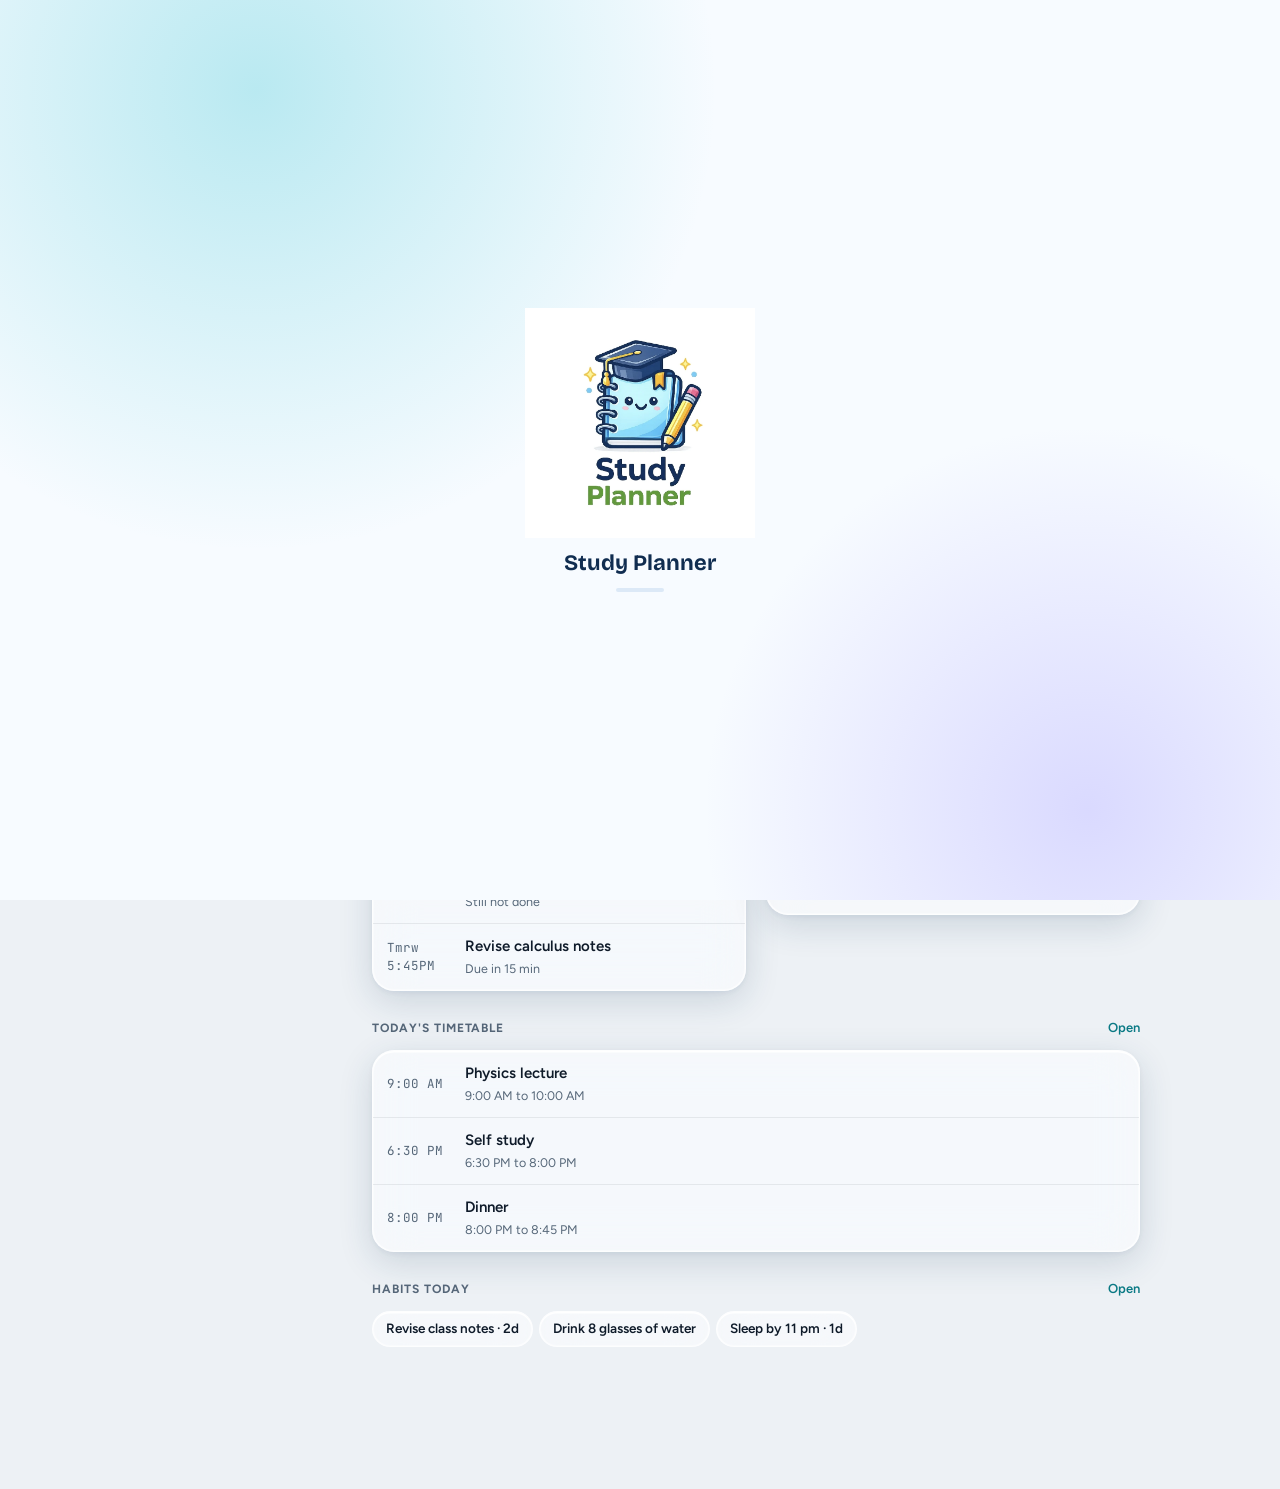
<file: Study_Planner_1.0.16/index.html>
<!doctype html>
<html lang="en"><head>
<meta charset="utf-8"><meta name="viewport" content="width=device-width,initial-scale=1,viewport-fit=cover">
<meta name="theme-color" content="#0B7A85"><meta name="description" content="A calm, focused space for tasks, study sessions, notes and files.">
<link rel="manifest" href="manifest.webmanifest"><link rel="icon" href="assets/study-planner-logo.webp" type="image/webp"><link rel="apple-touch-icon" href="assets/apple-touch-icon.png"><link rel="icon" href="assets/study-planner-icon-192.png" type="image/png" sizes="192x192">
<link rel="preconnect" href="https://fonts.googleapis.com"><link rel="preconnect" href="https://fonts.gstatic.com" crossorigin>
<link href="https://fonts.googleapis.com/css2?family=Bricolage+Grotesque:opsz,wght@12..96,500;12..96,700&family=Figtree:wght@400;500;600;700&family=JetBrains+Mono:wght@500;700&display=swap" rel="stylesheet">
<link rel="stylesheet" href="app.css"><script src="config.js"></script><title>Study Planner</title>
</head><body>
<div id="splash" class="splash" aria-label="Loading Study Planner"><img src="assets/study-planner-logo.webp" alt="Study Planner logo"><span>Study Planner</span><i></i></div>
<div class="app"><nav id="nav" aria-label="Main navigation"></nav><main id="main" class="main"></main></div>
<div id="toasts" aria-live="polite"></div>
<div id="nameGate" class="login-gate" hidden><form class="login-card" id="nameForm" novalidate><img src="assets/study-planner-logo.webp" alt="Study Planner"><p class="eyebrow">WELCOME</p><h1>What should we call you?</h1><p class="login-copy">Enter your name so Study Planner can greet you. You can change it later in Settings.</p><label class="login-client-label" for="nameInput">Your name</label><input class="in" id="nameInput" maxlength="30" autocomplete="given-name" placeholder="e.g. Dheeraj" aria-describedby="nameError"><div class="err" id="nameError" role="alert"></div><button class="btn primary block" type="submit">Continue</button></form></div>
<div id="loginGate" class="login-gate" hidden><div class="login-card"><img src="assets/study-planner-logo.webp" alt="Study Planner"><p class="eyebrow">YOUR SPACE TO LEARN</p><h1 id="loginTitle">Welcome to Study Planner</h1><p class="login-copy">Sign in with Google to connect your Drive folders and keep your planner in sync. You can also continue locally.</p><label class="login-client-label" for="loginClientId">Google OAuth Client ID <span>(first-time setup only)</span></label><input class="in login-client" id="loginClientId" placeholder="123456-abc.apps.googleusercontent.com" autocomplete="off" spellcheck="false"><div class="err" id="loginError" role="alert"></div><button class="btn primary block" data-act="loginGoogle">Continue with Google</button><button class="btn block" data-act="continueGuest">Continue without signing in</button><p class="login-legal">By continuing, you agree to our <a href="terms.html">Terms</a> and <a href="privacy.html">Privacy Policy</a>.</p></div></div>
<script>if(String(window.STUDYPLANNER_GOOGLE_CLIENT_ID||"").trim()){document.querySelectorAll("#loginGate .login-client-label,#loginGate .login-client").forEach(function(n){n.hidden=true})}</script>
<div id="driveViewer" class="viewer" hidden><div class="viewer-head"><strong id="viewerTitle">File preview</strong><button class="iconbtn" data-act="closeViewer" aria-label="Close preview">✕</button></div><iframe id="viewerFrame" title="File preview" allow="autoplay; fullscreen" referrerpolicy="no-referrer"></iframe></div>
<aside id="gemPane" class="gem" hidden aria-label="Buddy assistant"><div class="gem-h"><div class="gem-t"><span class="gem-logo"></span><strong id="gemName">Buddy</strong></div><div class="gem-hr"><a id="gemOpenWeb" class="lnk" href="https://gemini.google.com/app" target="_blank" rel="noopener">Open Gemini</a><button class="iconbtn" id="gemSpk" data-act="gSpeak" aria-label="Read answers aloud" title="Read answers aloud" hidden></button><button class="iconbtn" id="gemTalk" data-act="gTalk" aria-label="Talk mode (hands-free)" title="Talk mode (hands-free)" hidden><svg class="ic" width="18" height="18" viewBox="0 0 24 24" fill="none" stroke="currentColor" stroke-width="2" stroke-linecap="round" aria-hidden="true"><path d="M3 12h2M8 8v8M13 4v16M18 8v8M22 12h-1"/></svg></button><button class="iconbtn" data-act="gKey" aria-label="API key" title="API key">⚙</button><button class="iconbtn" data-act="gNew" aria-label="New chat" title="New chat">↺</button><button class="iconbtn" data-act="closeGemini" aria-label="Close assistant">✕</button></div></div><div class="gem-acct" id="gemWho"></div><div id="gemSetup"></div><div id="gemMsgs" class="gem-msgs" aria-live="polite"></div><div id="gemAtt" class="gem-att"></div><div class="gem-in"><button class="iconbtn" data-act="gAttach" aria-label="Attach a file" title="Attach a file">📎</button><button class="iconbtn" id="gemMic" data-act="gMic" aria-label="Speak" title="Speak" hidden><svg class="ic" width="20" height="20" viewBox="0 0 24 24" fill="none" stroke="currentColor" stroke-width="2" stroke-linecap="round" stroke-linejoin="round" aria-hidden="true"><path d="M12 2a3 3 0 0 0-3 3v6a3 3 0 0 0 6 0V5a3 3 0 0 0-3-3zM19 11a7 7 0 0 1-14 0M12 18v4M8 22h8"/></svg></button><textarea id="gemText" rows="1" placeholder="Ask Buddy…" aria-label="Message Buddy"></textarea><button class="btn primary" id="gemSend" data-act="gSend" aria-label="Send">Send</button></div></aside><input id="gemFileInput" type="file" multiple hidden>
<input id="driveFileInput" type="file" multiple hidden>
<script src="app.js" defer></script></body></html>
</file>
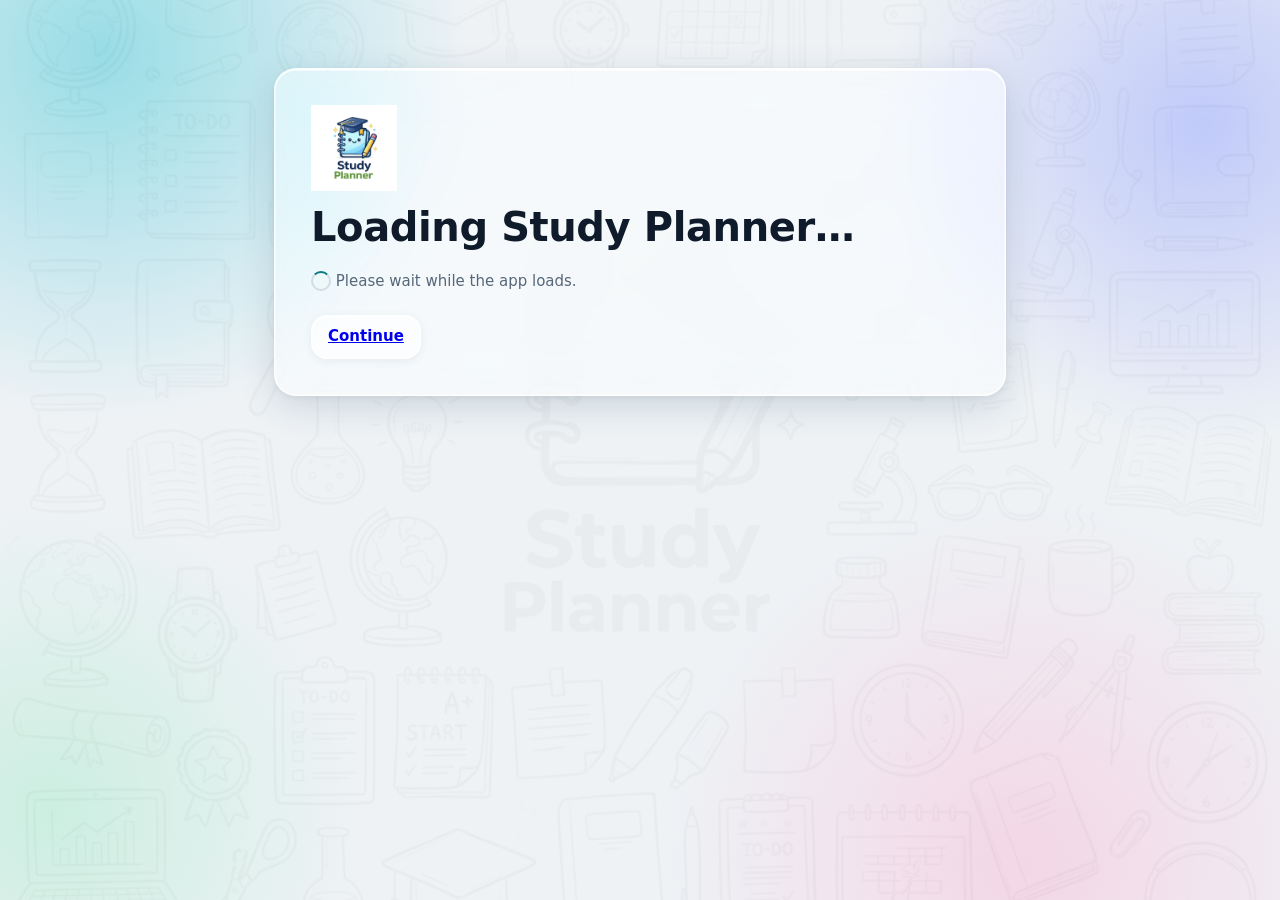
<file: Study_Planner_1.0.16/loading.html>
<!doctype html><html lang="en"><head><meta charset="utf-8"><meta name="viewport" content="width=device-width,initial-scale=1"><meta name="theme-color" content="#0B7A85"><link rel="icon" href="assets/study-planner-logo.webp" type="image/webp"><link rel="stylesheet" href="app.css"><title>Loading · Study Planner</title></head><body><main class="page-shell"><article class="page-card"><a href="index.html"><img class="page-logo" src="assets/study-planner-logo.webp" alt="Study Planner"></a><h1>Loading Study Planner…</h1><p><span class="spinner"></span> Please wait while the app loads.</p><div class="page-actions"><a class="btn" href="index.html">Continue</a></div></article></main></body></html>
</file>
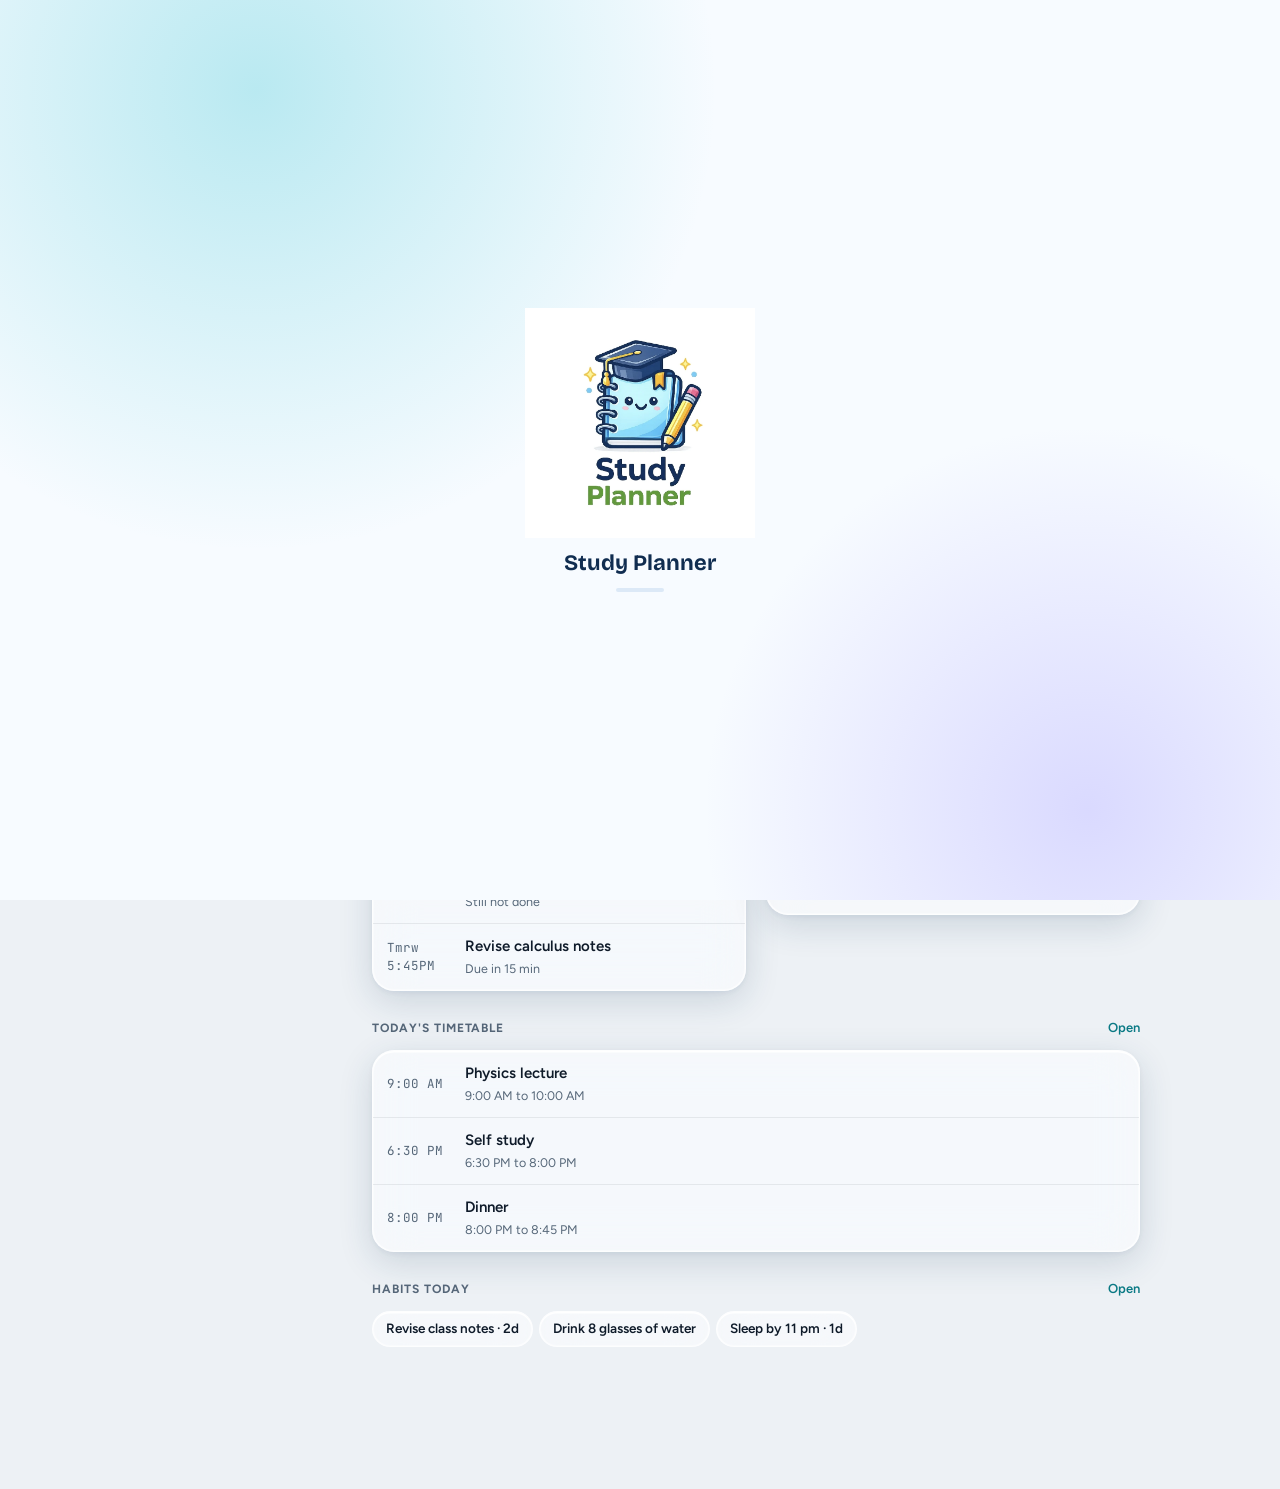
<file: Study_Planner_1.0.16/login.html>
<!doctype html><html lang="en"><head><meta charset="utf-8"><meta name="viewport" content="width=device-width,initial-scale=1"><title>Sign in · Study Planner</title><link rel="stylesheet" href="app.css"><script src="auth-pages.js" defer></script></head><body><main class="page-shell"><article class="page-card"><img class="page-logo" src="assets/study-planner-logo.webp" alt="Study Planner"><h1>Sign in to Study Planner</h1><p>Your secure Google sign-in screen is opening. If it does not open automatically, continue below.</p><div class="page-actions"><a class="btn primary" href="index.html?login=1">Continue to sign in</a></div></article></main></body></html>
</file>
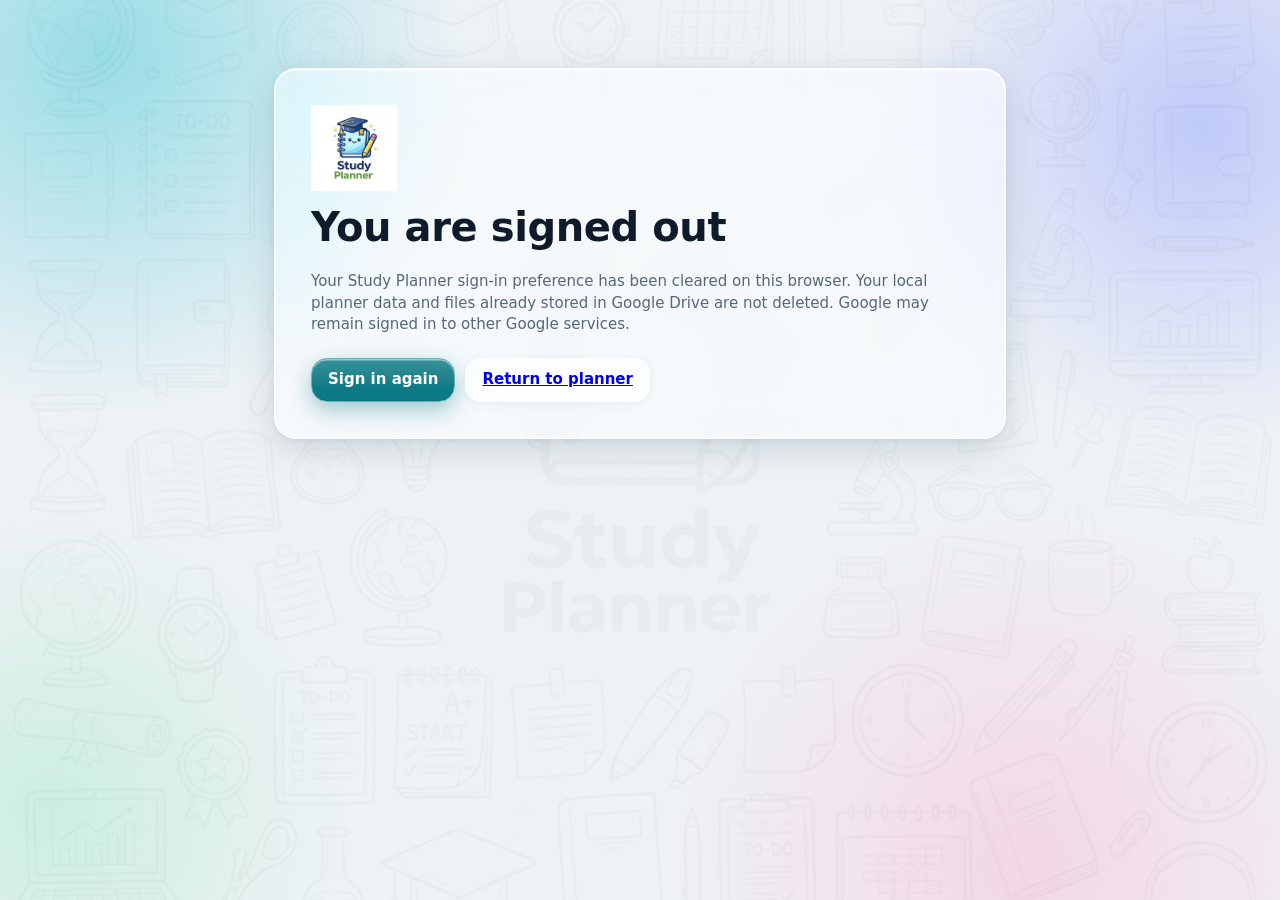
<file: Study_Planner_1.0.16/logout.html>
<!doctype html><html lang="en"><head><meta charset="utf-8"><meta name="viewport" content="width=device-width,initial-scale=1"><title>Signed out · Study Planner</title><link rel="stylesheet" href="app.css"><script src="auth-pages.js" defer></script></head><body><main class="page-shell"><article class="page-card"><img class="page-logo" src="assets/study-planner-logo.webp" alt="Study Planner"><h1>You are signed out</h1><p>Your Study Planner sign-in preference has been cleared on this browser. Your local planner data and files already stored in Google Drive are not deleted. Google may remain signed in to other Google services.</p><div class="page-actions"><button class="btn primary" data-auth-action>Sign in again</button><a class="btn" href="index.html">Return to planner</a></div></article></main></body></html>
</file>
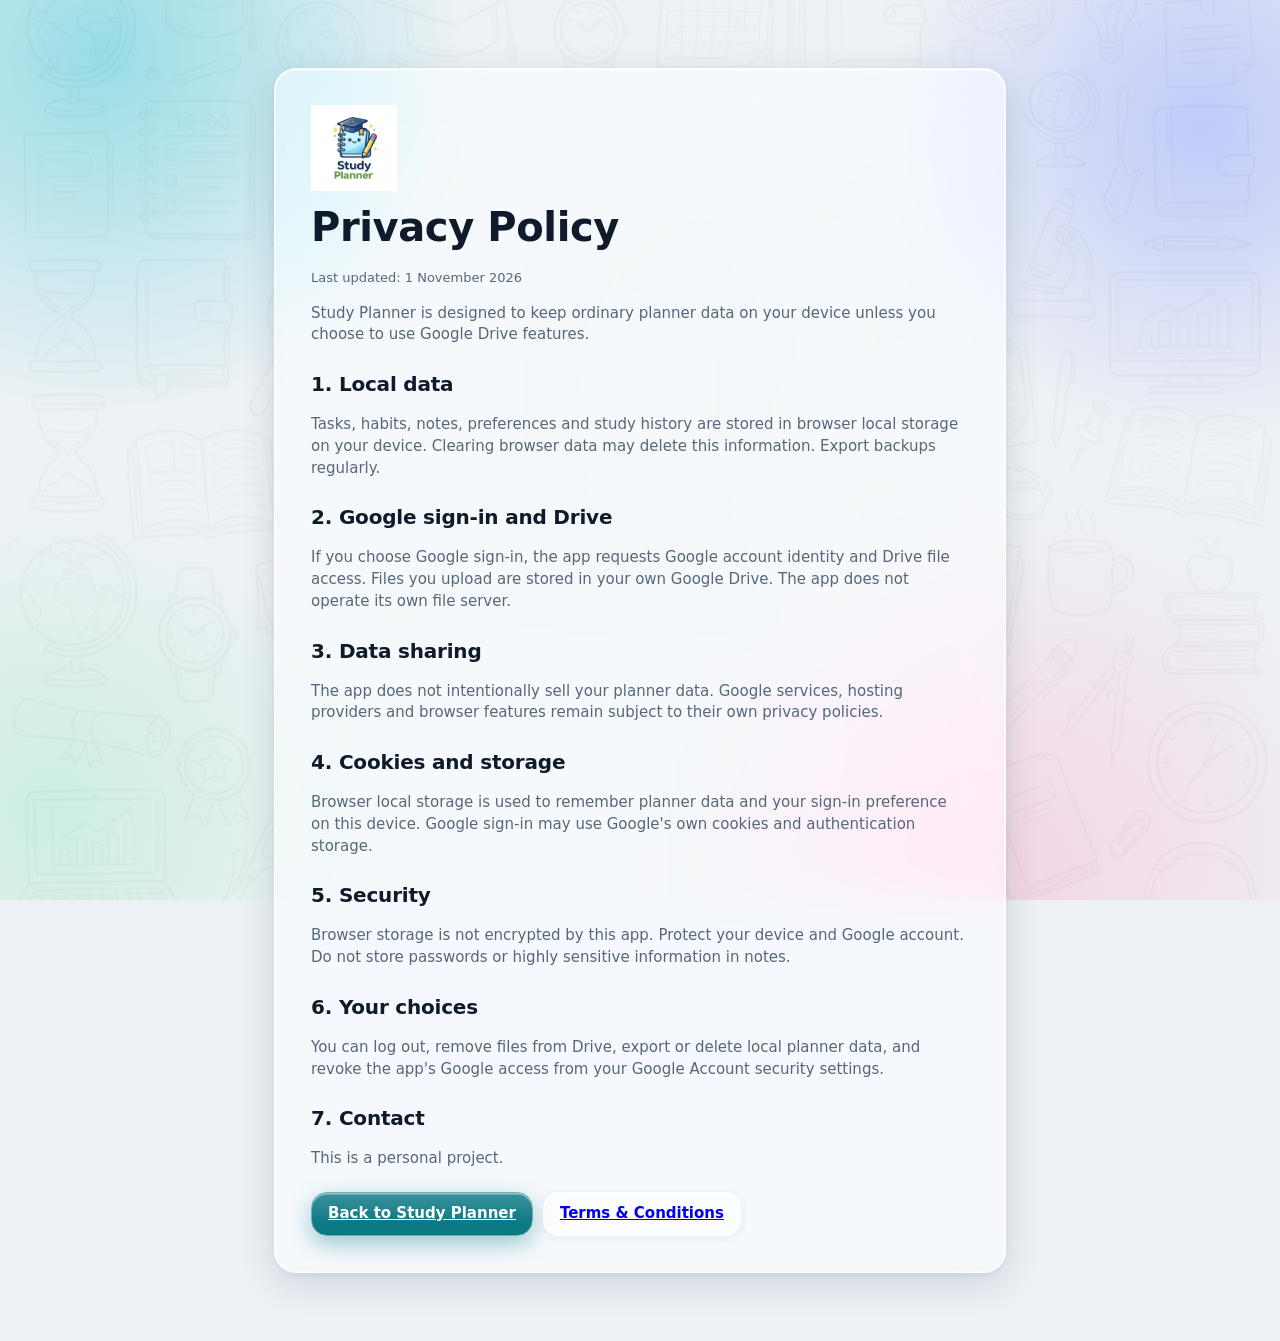
<file: Study_Planner_1.0.16/privacy.html>
<!doctype html><html lang="en"><head><meta charset="utf-8"><meta name="viewport" content="width=device-width,initial-scale=1"><meta name="theme-color" content="#0B7A85"><link rel="icon" href="assets/study-planner-logo.webp" type="image/webp"><link rel="stylesheet" href="app.css"><title>Privacy Policy · Study Planner</title></head><body><main class="page-shell"><article class="page-card"><a href="index.html"><img class="page-logo" src="assets/study-planner-logo.webp" alt="Study Planner"></a><h1>Privacy Policy</h1><p class="page-meta">Last updated: 1 November 2026</p><p>Study Planner is designed to keep ordinary planner data on your device unless you choose to use Google Drive features.</p><h2>1. Local data</h2><p>Tasks, habits, notes, preferences and study history are stored in browser local storage on your device. Clearing browser data may delete this information. Export backups regularly.</p><h2>2. Google sign-in and Drive</h2><p>If you choose Google sign-in, the app requests Google account identity and Drive file access. Files you upload are stored in your own Google Drive. The app does not operate its own file server.</p><h2>3. Data sharing</h2><p>The app does not intentionally sell your planner data. Google services, hosting providers and browser features remain subject to their own privacy policies.</p><h2>4. Cookies and storage</h2><p>Browser local storage is used to remember planner data and your sign-in preference on this device. Google sign-in may use Google's own cookies and authentication storage.</p><h2>5. Security</h2><p>Browser storage is not encrypted by this app. Protect your device and Google account. Do not store passwords or highly sensitive information in notes.</p><h2>6. Your choices</h2><p>You can log out, remove files from Drive, export or delete local planner data, and revoke the app's Google access from your Google Account security settings.</p><h2>7. Contact</h2><p>This is a personal project. <span id="contactLine" hidden>Questions or requests: <a id="contactLink" href="#"></a>.</span></p><div class="page-actions"><a class="btn primary" href="index.html">Back to Study Planner</a><a class="btn" href="terms.html">Terms &amp; Conditions</a></div></article></main><script src="config.js"></script><script>(function(){var e=(window.STUDYPLANNER_CONTACT_EMAIL||"").trim();if(!e)return;var a=document.getElementById("contactLink");a.href="mailto:"+e;a.textContent=e;document.getElementById("contactLine").hidden=false})();</script></body></html>
</file>
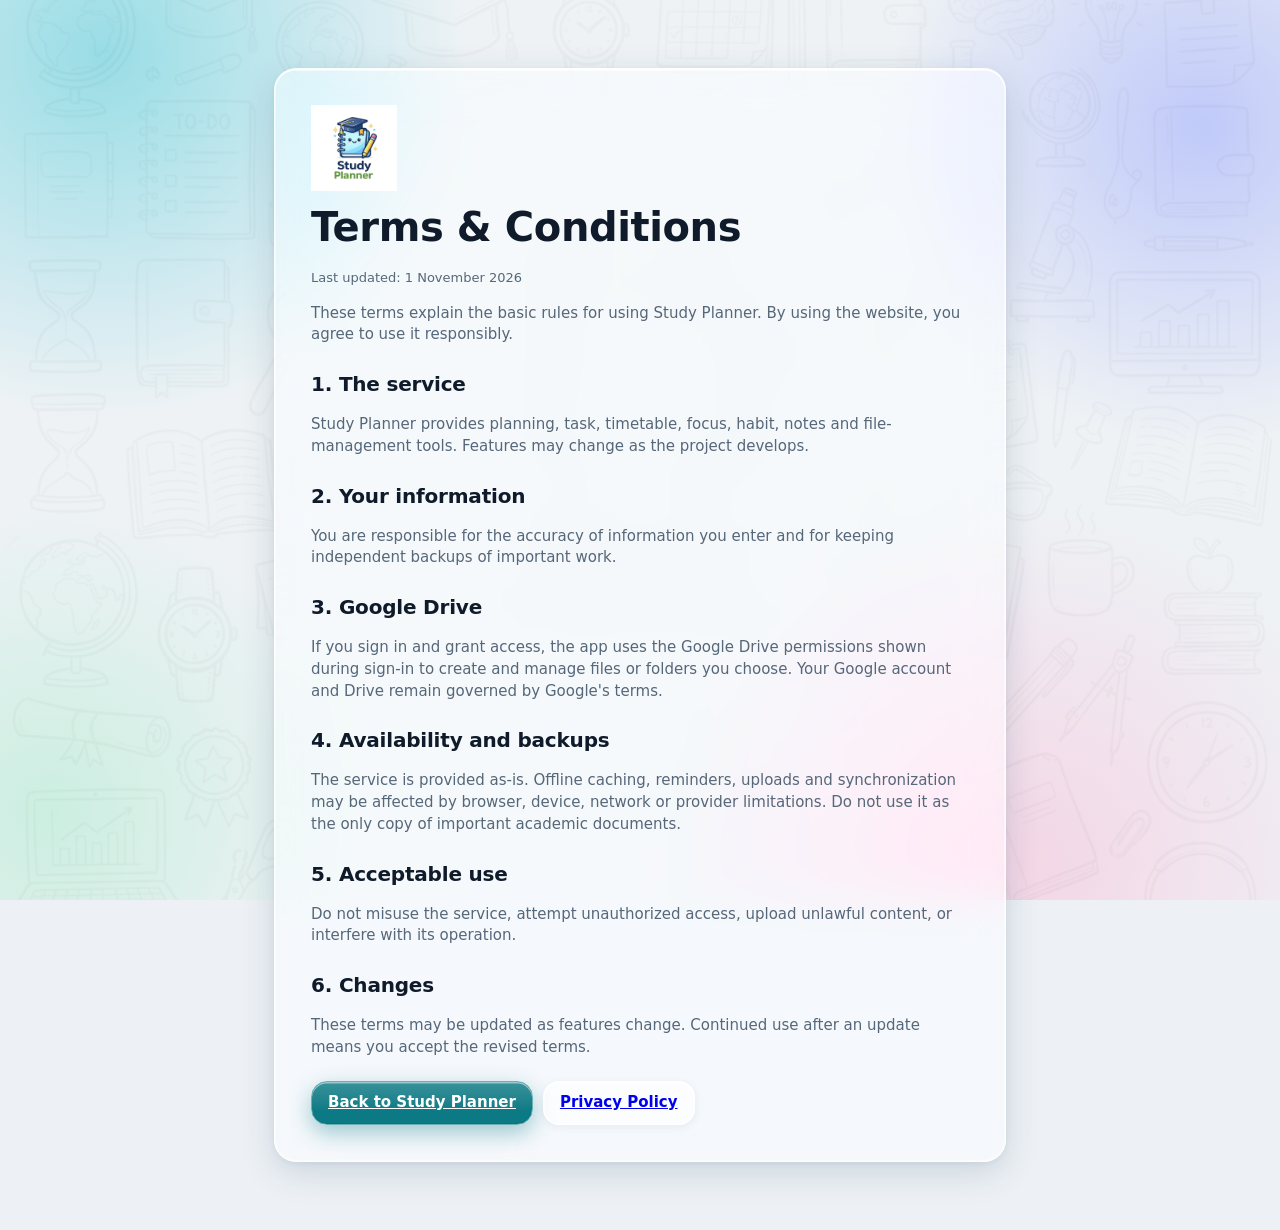
<file: Study_Planner_1.0.16/terms.html>
<!doctype html><html lang="en"><head><meta charset="utf-8"><meta name="viewport" content="width=device-width,initial-scale=1"><meta name="theme-color" content="#0B7A85"><link rel="icon" href="assets/study-planner-logo.webp" type="image/webp"><link rel="stylesheet" href="app.css"><title>Terms & Conditions · Study Planner</title></head><body><main class="page-shell"><article class="page-card"><a href="index.html"><img class="page-logo" src="assets/study-planner-logo.webp" alt="Study Planner"></a><h1>Terms &amp; Conditions</h1><p class="page-meta">Last updated: 1 November 2026</p><p>These terms explain the basic rules for using Study Planner. By using the website, you agree to use it responsibly.</p><h2>1. The service</h2><p>Study Planner provides planning, task, timetable, focus, habit, notes and file-management tools. Features may change as the project develops.</p><h2>2. Your information</h2><p>You are responsible for the accuracy of information you enter and for keeping independent backups of important work.</p><h2>3. Google Drive</h2><p>If you sign in and grant access, the app uses the Google Drive permissions shown during sign-in to create and manage files or folders you choose. Your Google account and Drive remain governed by Google's terms.</p><h2>4. Availability and backups</h2><p>The service is provided as-is. Offline caching, reminders, uploads and synchronization may be affected by browser, device, network or provider limitations. Do not use it as the only copy of important academic documents.</p><h2>5. Acceptable use</h2><p>Do not misuse the service, attempt unauthorized access, upload unlawful content, or interfere with its operation.</p><h2>6. Changes</h2><p>These terms may be updated as features change. Continued use after an update means you accept the revised terms.</p><div class="page-actions"><a class="btn primary" href="index.html">Back to Study Planner</a><a class="btn" href="privacy.html">Privacy Policy</a></div></article></main></body></html>
</file>
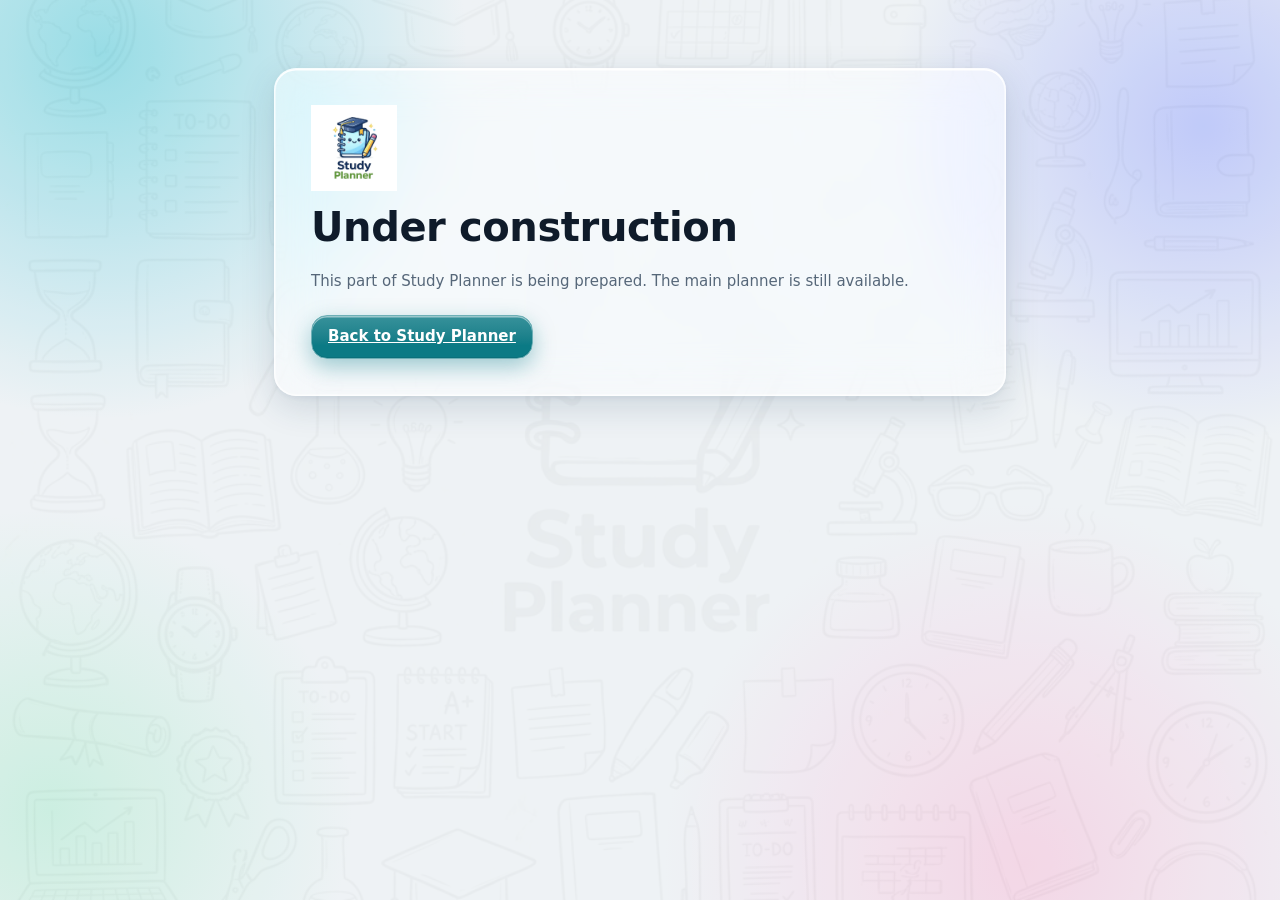
<file: Study_Planner_1.0.16/under-construction.html>
<!doctype html><html lang="en"><head><meta charset="utf-8"><meta name="viewport" content="width=device-width,initial-scale=1"><meta name="theme-color" content="#0B7A85"><link rel="icon" href="assets/study-planner-logo.webp" type="image/webp"><link rel="stylesheet" href="app.css"><title>Under construction · Study Planner</title></head><body><main class="page-shell"><article class="page-card"><a href="index.html"><img class="page-logo" src="assets/study-planner-logo.webp" alt="Study Planner"></a><h1>Under construction</h1><p>This part of Study Planner is being prepared. The main planner is still available.</p><div class="page-actions"><a class="btn primary" href="index.html">Back to Study Planner</a></div></article></main></body></html>
</file>
<file: Study_Planner_1.0.16/app.css>
:root{padding:env(safe-area-inset-top,0px) 0 env(safe-area-inset-bottom,0px);color-scheme:light}body{margin:0}[hidden]{display:none!important}

/* Layout: phone-first single column with a bottom tab bar; a left rail and wider column from 900px. Deep teal on blue-grey ink. */
:root{
 --bg:#EDF1F5;--surface:#FFFFFF;--surface2:#E4EAF0;--ink:#0F1B2A;--muted:#566779;--line:#D3DCE5;
 --accent:#0B7A85;--accent-ink:#FFFFFF;--accent-soft:#D2ECEF;
 --hi:#C5352B;--hi-soft:#FBE2DF;--md:#9A5B07;--md-soft:#FAEACB;--lo:#2B7450;--lo-soft:#DAF0E3;
 --overlay:rgba(8,14,22,.5);--shadow:0 1px 2px rgba(15,27,42,.06),0 8px 24px rgba(15,27,42,.07);
 --f-display:'Bricolage Grotesque','Segoe UI',system-ui,sans-serif;--f-body:'Figtree','Segoe UI',system-ui,sans-serif;--f-mono:'JetBrains Mono',ui-monospace,Menlo,Consolas,monospace;
 --nav-h:62px;
}
@media (prefers-color-scheme:dark){:root:not([data-theme="light"]){
 --bg:#0B1117;--surface:#131C25;--surface2:#1B2733;--ink:#E7EEF5;--muted:#91A2B5;--line:#233140;
 --accent:#46C9BD;--accent-ink:#05211F;--accent-soft:#123B3F;
 --hi:#FF8179;--hi-soft:#43201F;--md:#EDB454;--md-soft:#3F3015;--lo:#72D39B;--lo-soft:#173626;
 --overlay:rgba(0,0,0,.62);--shadow:0 1px 2px rgba(0,0,0,.4),0 8px 24px rgba(0,0,0,.35);color-scheme:dark}}
:root[data-theme="dark"]{
 --bg:#0B1117;--surface:#131C25;--surface2:#1B2733;--ink:#E7EEF5;--muted:#91A2B5;--line:#233140;
 --accent:#46C9BD;--accent-ink:#05211F;--accent-soft:#123B3F;
 --hi:#FF8179;--hi-soft:#43201F;--md:#EDB454;--md-soft:#3F3015;--lo:#72D39B;--lo-soft:#173626;
 --overlay:rgba(0,0,0,.62);--shadow:0 1px 2px rgba(0,0,0,.4),0 8px 24px rgba(0,0,0,.35);color-scheme:dark}
*{box-sizing:border-box}
body{background:var(--bg);color:var(--ink);font-family:var(--f-body);font-size:15px;line-height:1.45;padding-block:12px;padding-left:max(16px,env(safe-area-inset-left,0px));padding-right:max(16px,env(safe-area-inset-right,0px));-webkit-tap-highlight-color:transparent}
button,input,select,textarea{font:inherit;color:inherit}
h1,h2,h3{font-family:var(--f-display);margin:0;text-wrap:balance;letter-spacing:-.01em}
:focus-visible{outline:2px solid var(--accent);outline-offset:2px}
.ic{flex:none;vertical-align:middle}
.app{display:grid;grid-template-columns:minmax(0,1fr);max-width:760px;margin:0 auto}
.main{min-width:0;padding-bottom:calc(var(--nav-h) + 90px)}
nav#nav{position:fixed;left:0;right:0;bottom:0;z-index:20;display:flex;justify-content:space-around;background:var(--surface);border-top:1px solid var(--line);padding:6px max(10px,env(safe-area-inset-right,0px)) calc(6px + env(safe-area-inset-bottom,0px)) max(10px,env(safe-area-inset-left,0px))}
.brand{display:none}
.nb{flex:1;display:flex;flex-direction:column;align-items:center;gap:2px;background:none;border:0;color:var(--muted);font-size:11px;font-weight:600;padding:6px 2px;border-radius:10px;cursor:pointer;min-height:48px}
.nb.on{color:var(--accent)}
.n-extra{display:none}
@media (min-width:900px){
 .app{grid-template-columns:200px minmax(0,1fr);max-width:1000px;gap:32px}
 nav#nav{position:sticky;top:12px;align-self:start;flex-direction:column;justify-content:flex-start;gap:2px;background:none;border:0;padding:0;height:fit-content}
 .brand{display:block;font:700 22px var(--f-display);padding:6px 12px 14px}
 .nb{flex:none;flex-direction:row;gap:10px;font-size:14px;padding:10px 12px;justify-content:flex-start}
 .nb.on{background:var(--accent-soft)}
 .n-extra{display:flex}.n-more{display:none}
 .main{padding-bottom:120px}
}
.head{display:flex;align-items:flex-start;justify-content:space-between;gap:12px;margin:8px 0 14px}
.head h1{font-size:28px;line-height:1.1}
.sub{color:var(--muted);font-size:14px;margin-top:2px}
.sec-h{display:flex;align-items:baseline;justify-content:space-between;gap:8px;font-size:12px;font-weight:700;letter-spacing:.08em;text-transform:uppercase;color:var(--muted);margin:24px 0 8px}
.sec-h .lnk{text-transform:none;letter-spacing:0;font-size:13px}
.lnk{background:none;border:0;color:var(--accent);font-weight:600;cursor:pointer;padding:4px 0}
.panel{background:var(--surface);border:1px solid var(--line);border-radius:14px;overflow:hidden}
.row{display:flex;align-items:center;gap:12px;padding:12px 14px;border-bottom:1px solid var(--line);min-width:0}
.row:last-child{border-bottom:0}
.row.tap{cursor:pointer}
.grow{flex:1;min-width:0}
.t{font-weight:600;overflow-wrap:anywhere}
.m{display:flex;flex-wrap:wrap;gap:4px 8px;align-items:center;color:var(--muted);font-size:12.5px;margin-top:2px}
.done .t{text-decoration:line-through;color:var(--muted)}
.check{flex:none;width:26px;height:26px;border-radius:50%;border:2px solid var(--muted);background:none;display:grid;place-items:center;cursor:pointer;color:var(--accent-ink);padding:0}
.check.on{background:var(--accent);border-color:var(--accent)}
.check svg{opacity:0}.check.on svg{opacity:1}
.iconbtn{flex:none;width:40px;height:40px;border-radius:10px;border:0;background:none;color:var(--muted);display:grid;place-items:center;cursor:pointer}
.iconbtn:hover{background:var(--surface2)}
.pill{display:inline-block;font-size:11.5px;font-weight:700;padding:2px 8px;border-radius:99px;background:var(--surface2);color:var(--muted);white-space:nowrap}
.pill.hi{background:var(--hi-soft);color:var(--hi)}.pill.md{background:var(--md-soft);color:var(--md)}.pill.lo{background:var(--lo-soft);color:var(--lo)}
.pill.acc{background:var(--accent-soft);color:var(--accent)}
.dot{display:inline-block;width:8px;height:8px;border-radius:50%;margin-right:5px}
.warn{color:var(--hi);font-weight:600}.amber{color:var(--md);font-weight:600}
.urgent{box-shadow:inset 3px 0 0 var(--hi)}
.btn{display:inline-flex;align-items:center;justify-content:center;gap:8px;min-height:44px;padding:9px 16px;border-radius:11px;border:1px solid var(--line);background:var(--surface);font-weight:600;cursor:pointer}
.btn.primary{background:var(--accent);border-color:var(--accent);color:var(--accent-ink)}
.btn.danger{color:var(--hi);border-color:var(--hi)}
.btn.block{width:100%}
.btn:disabled{opacity:.5;cursor:default}
.btns{display:flex;flex-wrap:wrap;gap:8px}
.fab{position:fixed;z-index:19;right:max(16px,env(safe-area-inset-right,0px));bottom:calc(var(--nav-h) + 14px + env(safe-area-inset-bottom,0px));width:56px;height:56px;border-radius:18px;border:0;background:var(--accent);color:var(--accent-ink);display:grid;place-items:center;box-shadow:var(--shadow);cursor:pointer}
@media (min-width:900px){.fab{bottom:24px}}
.in{width:100%;min-height:44px;padding:9px 12px;border-radius:10px;border:1px solid var(--line);background:var(--surface);color:var(--ink)}
textarea.in{min-height:84px;resize:vertical}
.fld{display:flex;flex-direction:column;gap:5px;margin-bottom:12px;min-width:0}
.fld>span{font-size:12.5px;font-weight:700;color:var(--muted)}
.two{display:grid;grid-template-columns:1fr 1fr;gap:10px}
.seg{display:flex;flex-wrap:wrap;gap:6px}
.chip{border:1px solid var(--line);background:var(--surface);color:var(--ink);border-radius:99px;padding:7px 13px;font-size:13.5px;font-weight:600;cursor:pointer;min-height:36px}
.chip.on{background:var(--accent);border-color:var(--accent);color:var(--accent-ink)}
.chips{display:flex;gap:6px;flex-wrap:wrap;margin-bottom:10px}
.bar{height:8px;border-radius:99px;background:var(--surface2);overflow:hidden}
.bar>i{display:block;height:100%;background:var(--accent);border-radius:99px;transition:width .3s}
.hero{background:var(--surface);border:1px solid var(--line);border-radius:18px;padding:16px;box-shadow:var(--shadow)}
.hero .big{font:700 40px/1 var(--f-display)}
.stats{display:flex;gap:18px;flex-wrap:wrap;margin:10px 0 12px;color:var(--muted);font-size:13px}
.stats b{display:block;color:var(--ink);font:700 20px var(--f-display)}
.grid2{display:grid;grid-template-columns:1fr;gap:0 20px}
@media (min-width:700px){.grid2{grid-template-columns:1fr 1fr}}
.empty{padding:20px 16px;color:var(--muted);text-align:center;font-size:14px}
.note-box{background:var(--accent-soft);color:var(--ink);border-radius:12px;padding:12px 14px;font-size:13.5px;margin:10px 0}
.note-box.bad{background:var(--hi-soft)}.note-box.amber{background:var(--md-soft)}
.note-box b{font-weight:700}
.note-box ul{margin:6px 0 0;padding-left:18px}
.mono{font-family:var(--f-mono);font-variant-numeric:tabular-nums}
.sheet-wrap{position:fixed;inset:0;z-index:50;background:var(--overlay);display:flex;align-items:flex-end;justify-content:center}
.sheet{width:100%;max-width:560px;max-height:92%;overflow:auto;background:var(--surface);border-radius:20px 20px 0 0;padding:16px max(16px,env(safe-area-inset-left,0px)) calc(18px + env(safe-area-inset-bottom,0px))}
.sheet-h{display:flex;align-items:center;justify-content:space-between;margin-bottom:12px}
.sheet-h h2{font-size:21px}
@media (min-width:700px){.sheet-wrap{align-items:center}.sheet{border-radius:20px}}
.sheet-wrap.top{z-index:90}
#toasts{position:fixed;z-index:100;top:calc(10px + env(safe-area-inset-top,0px));left:0;right:0;display:flex;flex-direction:column;align-items:center;gap:8px;pointer-events:none;padding:0 16px}
.toast{pointer-events:auto;background:var(--ink);color:var(--bg);border-radius:12px;padding:11px 14px;box-shadow:var(--shadow);max-width:420px;width:100%;font-size:14px;display:flex;gap:10px;align-items:center;flex-wrap:wrap}
.toast .grow{font-weight:600}
.toast button{background:none;border:1px solid currentColor;color:inherit;border-radius:8px;padding:5px 10px;font-weight:700;cursor:pointer;font-size:13px}
.cal-nav{display:flex;align-items:center;gap:6px;margin-bottom:10px}
.cal-nav .grow{text-align:center;font:700 17px var(--f-display)}
.mgrid{display:grid;grid-template-columns:repeat(7,minmax(0,1fr));gap:4px}
.mgrid .dow{font-size:11px;font-weight:700;color:var(--muted);text-align:center;padding:2px 0}
.cell{aspect-ratio:1/1.05;border-radius:10px;border:1px solid var(--line);background:var(--surface);display:flex;flex-direction:column;align-items:center;justify-content:flex-start;gap:3px;padding:5px 0 0;cursor:pointer;font-weight:600;font-size:13.5px;min-width:0}
.cell.b1{background:var(--accent-soft)}.cell.b2{background:color-mix(in srgb,var(--accent) 28%,var(--surface))}.cell.b3{background:color-mix(in srgb,var(--accent) 48%,var(--surface))}
.cell.today{border:2px solid var(--accent)}.cell.sel{outline:2px solid var(--ink);outline-offset:1px}.cell.out{opacity:.4}
.dots{display:flex;gap:3px;height:6px}.dots i{width:6px;height:6px;border-radius:50%;background:var(--ink);opacity:.55}.dots i.r{background:var(--hi);opacity:1}.dots i.a{background:var(--accent);opacity:1}
.heat{display:grid;grid-auto-flow:column;grid-template-rows:repeat(7,14px);grid-auto-columns:14px;gap:3px;overflow-x:auto;padding-bottom:4px}
.heat i{border-radius:3px;background:var(--surface2)}
.heat i.l1{background:color-mix(in srgb,var(--accent) 25%,var(--surface2))}.heat i.l2{background:color-mix(in srgb,var(--accent) 50%,var(--surface2))}.heat i.l3{background:color-mix(in srgb,var(--accent) 75%,var(--surface2))}.heat i.l4{background:var(--accent)}.heat i.fut{background:none}
.wk{display:flex;gap:6px;align-items:center}
.wk i{width:18px;height:18px;border-radius:50%;background:var(--surface2)}.wk i.on{background:var(--accent)}
.bars{display:flex;align-items:flex-end;gap:8px;height:120px;padding:6px 14px 0}
.bars .col{flex:1;display:flex;flex-direction:column;align-items:center;justify-content:flex-end;gap:4px;height:100%;min-width:0}
.bars .col i{display:block;width:100%;max-width:34px;background:var(--accent);border-radius:6px 6px 2px 2px;min-height:3px}
.bars .col span{font-size:11px;color:var(--muted)}
.bars .col u{font-size:11px;text-decoration:none;color:var(--ink);font-weight:600}
.switch{flex:none;width:46px;height:28px;border-radius:99px;background:var(--surface2);border:1px solid var(--line);position:relative;cursor:pointer;padding:0}
.switch::after{content:"";position:absolute;top:3px;left:3px;width:20px;height:20px;border-radius:50%;background:var(--muted);transition:transform .15s}
.switch.on{background:var(--accent);border-color:var(--accent)}.switch.on::after{transform:translateX(18px);background:var(--accent-ink)}
.fo{position:fixed;inset:0;z-index:70;background:var(--bg);display:flex;flex-direction:column;align-items:center;justify-content:space-between;padding:calc(18px + env(safe-area-inset-top,0px)) max(20px,env(safe-area-inset-right,0px)) calc(24px + env(safe-area-inset-bottom,0px)) max(20px,env(safe-area-inset-left,0px));text-align:center;overflow:auto}
.fo-top{display:flex;gap:8px;flex-wrap:wrap;justify-content:center}
.fo-mid{display:flex;flex-direction:column;align-items:center;gap:14px;width:100%;max-width:420px}
.ringbox{position:relative;width:min(76vw,300px);aspect-ratio:1}
.ringbox svg{width:100%;height:100%;transform:rotate(-90deg)}
.ringbox .tr{stroke:var(--surface2)}.ringbox .pg{stroke:var(--accent);transition:stroke-dashoffset .3s linear}
.fo.brk .ringbox .pg{stroke:var(--lo)}
.fo-time{position:absolute;inset:0;display:grid;place-items:center;font:700 clamp(40px,14vw,64px) var(--f-mono)}
.fo-phase{font:700 14px var(--f-body);letter-spacing:.1em;text-transform:uppercase;color:var(--muted)}
.fo-task{font:700 22px var(--f-display);overflow-wrap:anywhere}
.fo-btns{display:flex;gap:10px;width:100%;max-width:420px}
.fo-btns .btn{flex:1}
.cyc{display:flex;gap:6px;justify-content:center}.cyc i{width:10px;height:10px;border-radius:50%;background:var(--surface2)}.cyc i.on{background:var(--accent)}
.hist-n{font-size:12.5px;color:var(--muted);margin-top:6px}
.legend{display:flex;gap:6px;align-items:center;color:var(--muted);font-size:12px}
.sbar{display:grid;grid-template-columns:90px 1fr 56px;gap:10px;align-items:center;padding:8px 14px;font-size:13.5px}
.sbar .nm{overflow:hidden;text-overflow:ellipsis;white-space:nowrap;font-weight:600}
.sbar .v{text-align:right;color:var(--muted);font-variant-numeric:tabular-nums}
.tabs{display:flex;gap:6px;margin-bottom:12px;flex-wrap:wrap}
.moregrid{display:grid;grid-template-columns:repeat(2,minmax(0,1fr));gap:10px}
.moregrid button{display:flex;align-items:center;gap:10px;padding:16px;border-radius:14px;border:1px solid var(--line);background:var(--surface);font-weight:600;cursor:pointer;text-align:left}
.noteitem{padding:12px 14px;border-bottom:1px solid var(--line);cursor:pointer}
.noteitem:last-child{border-bottom:0}.noteitem .body{color:var(--muted);font-size:13.5px;white-space:pre-wrap;overflow-wrap:anywhere;max-height:4.4em;overflow:hidden;margin-top:2px}
.err{color:var(--hi);font-size:13px;font-weight:600;min-height:18px;margin:2px 0 8px}
@media (prefers-reduced-motion:reduce){*{transition:none!important;animation:none!important}}


/* Study Planner visual layer */
body{position:relative;isolation:isolate;background:var(--bg)}
body::before{content:"";position:fixed;inset:0;z-index:-1;pointer-events:none;background-image:url('assets/study-texture.webp');background-position:center;background-size:cover;background-repeat:repeat;opacity:.12}
.app,.fab,#toasts{position:relative;z-index:1}
.nb{position:relative;isolation:isolate;overflow:hidden;transition:color .25s ease,transform .25s ease}
.nb::before{content:"";position:absolute;z-index:-1;inset:2px 5px;border-radius:48% 52% 44% 56% / 56% 42% 58% 44%;background:var(--accent-soft);opacity:0;transform:scale(.45) translateY(8px);transition:opacity .28s ease,transform .42s cubic-bezier(.2,.8,.2,1),border-radius .42s ease}
.nb.on::before{opacity:1;transform:scale(1) translateY(0);border-radius:18px 18px 13px 20px;animation:liquid-nav .65s ease both}
@keyframes liquid-nav{0%{border-radius:50% 50% 50% 50%;transform:scale(.72)}45%{border-radius:35% 65% 52% 48%;transform:scale(1.06)}100%{border-radius:18px 18px 13px 20px;transform:scale(1)}}
.splash{position:fixed;inset:0;z-index:300;background:#f7fbff;display:flex;flex-direction:column;align-items:center;justify-content:center;gap:12px;color:#102d50;font:700 22px var(--f-display);transition:opacity .6s,visibility .6s}
.splash img{width:min(58vw,230px);height:auto;animation:logo-arrive 1.2s cubic-bezier(.18,.85,.25,1) both}
.splash span{animation:fade-up .8s .35s both}.splash i{width:48px;height:4px;border-radius:8px;background:#dce9f7;overflow:hidden;position:relative}.splash i::after{content:"";position:absolute;inset:0;background:#168b8b;transform:translateX(-100%);animation:loading-line 1.1s .3s ease-in-out infinite}
.splash-out{opacity:0;visibility:hidden;pointer-events:none}
@keyframes logo-arrive{0%{opacity:0;transform:translateY(28px) scale(.72) rotate(-8deg)}70%{opacity:1;transform:translateY(-5px) scale(1.04) rotate(2deg)}100%{opacity:1;transform:none}}
@keyframes fade-up{from{opacity:0;transform:translateY(10px)}to{opacity:1;transform:none}}
@keyframes loading-line{to{transform:translateX(100%)}}
.login-gate{position:fixed;inset:0;z-index:250;display:grid;place-items:center;padding:20px;background:rgba(8,18,30,.58);backdrop-filter:blur(14px)}
.login-card{width:min(100%,420px);padding:28px;border-radius:24px;background:var(--surface);border:1px solid var(--line);box-shadow:var(--shadow);text-align:center;animation:fade-up .45s ease both}
.login-card img{width:130px;height:130px;object-fit:contain}.login-card h1{font-size:29px;margin:4px 0 8px}.eyebrow{font-size:11px;font-weight:800;letter-spacing:.16em;color:var(--accent);margin:6px 0}.login-copy{color:var(--muted);margin:0 0 20px}.login-card .btn{margin-top:9px}.login-legal{font-size:12px;color:var(--muted);margin:18px 0 0}.login-legal a,.legal-links a{color:var(--accent);font-weight:600}
.drive-tools{display:flex;flex-wrap:wrap;gap:8px;margin:8px 0 12px}.drive-breadcrumb{font-size:13px;color:var(--muted);margin:12px 0}.drive-row{gap:8px}.drive-row .btn{min-height:36px;padding:6px 10px}.file-symbol{width:34px;height:34px;border-radius:10px;display:grid;place-items:center;background:var(--surface2);flex:none}
.viewer{position:fixed;inset:0;z-index:220;background:var(--surface);display:flex;flex-direction:column;padding:env(safe-area-inset-top) 0 env(safe-area-inset-bottom)}.viewer-head{height:54px;display:flex;align-items:center;justify-content:space-between;padding:0 14px;border-bottom:1px solid var(--line)}.viewer iframe{border:0;flex:1;width:100%;background:var(--bg)}body.viewer-open{overflow:hidden}
.legal-links{display:flex;gap:16px;flex-wrap:wrap;margin-top:18px;font-size:13px}.spinner{display:inline-block;width:20px;height:20px;border:2px solid var(--line);border-top-color:var(--accent);border-radius:50%;animation:spin .7s linear infinite;vertical-align:middle}@keyframes spin{to{transform:rotate(360deg)}}
.page-shell{max-width:780px;margin:32px auto;padding:24px}.page-card{background:var(--surface);border:1px solid var(--line);border-radius:18px;padding:clamp(20px,5vw,36px);box-shadow:var(--shadow)}.page-card h1{font-size:clamp(28px,5vw,40px);margin-bottom:8px}.page-card h2{font-size:20px;margin:24px 0 8px}.page-card p,.page-card li{color:var(--muted)}.page-logo{width:86px;height:86px;object-fit:contain}.page-meta{color:var(--muted);font-size:13px}.page-actions{display:flex;gap:10px;flex-wrap:wrap;margin-top:22px}
@media(max-width:480px){.login-card{padding:22px}.drive-row .btn{font-size:12px}.drive-row .iconbtn{width:32px}}
@media(prefers-reduced-motion:reduce){.splash img,.splash span,.nb.on::before,.login-card{animation:none!important}}

.sheet-wrap{z-index:270}.sheet-wrap.top{z-index:280}.login-client-label{display:block;text-align:left;font-size:12px;font-weight:700;color:var(--muted);margin:12px 0 5px}.login-client-label span{font-weight:400}.login-client{margin-bottom:4px}

@media (prefers-color-scheme:dark){:root:not([data-theme="light"]) .splash{background:#0B1117;color:#E7EEF5}:root:not([data-theme="light"]) .splash i{background:#233140}}
:root[data-theme="dark"] .splash{background:#0B1117;color:#E7EEF5}:root[data-theme="dark"] .splash i{background:#233140}
.login-client-label[hidden],.login-client[hidden]{display:none!important}

/* ---- Top-right action buttons (plus + Gemini) ---- */
.head-r{display:flex;align-items:center;justify-content:flex-end;flex-wrap:wrap;gap:8px;flex:none;max-width:70%}
.plus-btn{flex:none;width:44px;height:44px;border-radius:14px;border:0;background:var(--accent);color:var(--accent-ink);display:grid;place-items:center;box-shadow:var(--shadow);cursor:pointer}
.plus-btn:active{transform:scale(.94)}
.gem-btn{display:inline-flex;align-items:center;gap:6px;height:44px;padding:0 14px;border-radius:14px;border:1px solid var(--line);background:var(--surface);font-weight:700;cursor:pointer;color:var(--ink)}
.gem-btn svg{color:#4C8DF6}.gem-btn.on{background:var(--accent-soft);border-color:var(--accent)}
@media (max-width:480px){.gem-btn span{display:none}.gem-btn{padding:0 11px}}

/* ---- Gemini split view: app on the left, Gemini on the right ---- */
:root{--gw:0px}
body.g-open{--gw:min(440px,42vw);padding-right:var(--gw)}
.gem{position:fixed;z-index:210;top:0;right:0;bottom:0;width:min(440px,42vw);display:flex;flex-direction:column;background:var(--surface);border-left:1px solid var(--line);box-shadow:-8px 0 28px rgba(15,27,42,.12);padding-top:env(safe-area-inset-top,0px)}
.gem-h{display:flex;align-items:center;justify-content:space-between;gap:8px;padding:10px 12px;border-bottom:1px solid var(--line)}
.gem-t{display:flex;align-items:center;gap:8px;font:700 18px var(--f-display)}
.gem-logo{width:22px;height:22px;display:inline-block;background:conic-gradient(from 200deg,#4C8DF6,#9B72F2,#F0658A,#4C8DF6);clip-path:path('M11 0c.4 4.6 2.9 7.6 11 11-8.1 3.4-10.6 6.4-11 11-.4-4.6-2.9-7.6-11-11C8.1 7.600 10.600 4.600 11 0z')}
.gem-hr{display:flex;align-items:center;gap:2px}.gem-hr .lnk{font-size:12.5px;margin-right:4px;white-space:nowrap}
.gem-acct{padding:8px 14px;border-bottom:1px solid var(--line);font-size:12.5px;color:var(--muted);display:flex;align-items:center;gap:6px;min-height:40px}
.gem-acct:empty{display:none}
#gemSetup .note-box{margin:10px 12px}
.gem-keyrow{display:flex;gap:8px;margin-top:8px}.gem-keyrow .in{flex:1}
.gem-msgs{flex:1;min-height:0;overflow:auto;padding:14px 12px;display:flex;flex-direction:column;gap:10px}
.gem-m{display:flex}.gem-m.u{justify-content:flex-end}
.gem-b{max-width:92%;padding:9px 12px;border-radius:14px;overflow-wrap:anywhere;white-space:pre-wrap;font-size:14.5px}
.gem-m.u .gem-b{background:var(--accent);color:var(--accent-ink);border-bottom-right-radius:4px}
.gem-m.a .gem-b{background:var(--surface2);border-bottom-left-radius:4px}
.gem-b pre{white-space:pre;overflow:auto;background:var(--bg);border-radius:8px;padding:8px 10px;margin:6px 0;font-size:12.5px}
.gem-b code{font-family:var(--f-mono);font-size:.92em}
.gem-f{display:flex;flex-wrap:wrap;gap:4px;margin-bottom:6px}.gem-m.u .gem-f .pill{background:rgba(255,255,255,.22);color:inherit}
.gem-hello{margin:auto;text-align:center;color:var(--muted);padding:20px;max-width:320px}.gem-hello svg{color:#4C8DF6}.gem-hello h2{color:var(--ink);font-size:24px;margin:6px 0}
.gem-att{display:flex;flex-wrap:wrap;gap:6px;padding:0 12px}.gem-att:not(:empty){padding-top:8px}
.gem-x{border:0;background:none;color:inherit;cursor:pointer;padding:0 0 0 4px;font-size:11px}
.gem-in{display:flex;align-items:flex-end;gap:8px;padding:10px 12px calc(10px + env(safe-area-inset-bottom,0px))}
.gem-in textarea{flex:1;min-height:44px;max-height:140px;resize:none;padding:10px 12px;border-radius:12px;border:1px solid var(--line);background:var(--surface);color:var(--ink);font:inherit}
.gem-pick{width:100%;background:none;border:0;border-bottom:1px solid var(--line);text-align:left}
@media (min-width:900px){body.g-open .app{grid-template-columns:150px minmax(0,1fr);gap:16px}}
@media (max-width:899px){body.g-open nav#nav{right:var(--gw)}}
@media (max-width:759px){body.g-open{--gw:0px}.gem{width:100%;border-left:0}}

/* ---- Name gate ---- */
#nameGate{z-index:260}#nameForm .login-client-label{margin-top:0}#nameInput{text-align:center;font-size:17px}
.head>div:first-child{flex:1 1 auto;min-width:0}.head-r{flex:0 1 auto;max-width:none}

.gem-err{background:var(--hi-soft)!important;color:var(--ink)}
#toasts{z-index:400}

/* =====================================================================
   LIQUID GLASS (Apple-style): translucent, blurred, light-catching surfaces
   ===================================================================== */
:root{
 --g-bg:rgba(255,255,255,.52);--g-bg-strong:rgba(255,255,255,.72);--g-bd:rgba(255,255,255,.75);
 --g-hl:inset 0 1.5px 0 rgba(255,255,255,.95),inset 0 -1px 0 rgba(255,255,255,.35),inset 1px 0 0 rgba(255,255,255,.4),inset -1px 0 0 rgba(255,255,255,.4);
 --g-sh:0 10px 34px rgba(24,64,96,.16),0 2px 6px rgba(24,64,96,.06);
 --g-blur:blur(22px) saturate(180%);
 --g-line:rgba(15,27,42,.08);
 --orb1:rgba(70,200,215,.55);--orb2:rgba(120,140,255,.42);--orb3:rgba(255,160,200,.36);--orb4:rgba(130,230,180,.34);
}
@media (prefers-color-scheme:dark){:root:not([data-theme="light"]){
 --g-bg:rgba(28,42,58,.50);--g-bg-strong:rgba(32,48,66,.72);--g-bd:rgba(255,255,255,.16);
 --g-hl:inset 0 1.5px 0 rgba(255,255,255,.22),inset 0 -1px 0 rgba(255,255,255,.05),inset 1px 0 0 rgba(255,255,255,.08),inset -1px 0 0 rgba(255,255,255,.08);
 --g-sh:0 12px 38px rgba(0,0,0,.5),0 2px 6px rgba(0,0,0,.3);--g-line:rgba(255,255,255,.09);
 --orb1:rgba(30,160,170,.5);--orb2:rgba(80,90,220,.42);--orb3:rgba(190,70,140,.3);--orb4:rgba(40,150,110,.28)}}
:root[data-theme="dark"]{
 --g-bg:rgba(28,42,58,.50);--g-bg-strong:rgba(32,48,66,.72);--g-bd:rgba(255,255,255,.16);
 --g-hl:inset 0 1.5px 0 rgba(255,255,255,.22),inset 0 -1px 0 rgba(255,255,255,.05),inset 1px 0 0 rgba(255,255,255,.08),inset -1px 0 0 rgba(255,255,255,.08);
 --g-sh:0 12px 38px rgba(0,0,0,.5),0 2px 6px rgba(0,0,0,.3);--g-line:rgba(255,255,255,.09);
 --orb1:rgba(30,160,170,.5);--orb2:rgba(80,90,220,.42);--orb3:rgba(190,70,140,.3);--orb4:rgba(40,150,110,.28)}

/* colourful backdrop so the glass has something to refract */
body{background:
 radial-gradient(46vmax 46vmax at 8% 6%,var(--orb1),transparent 62%),
 radial-gradient(40vmax 40vmax at 94% 14%,var(--orb2),transparent 62%),
 radial-gradient(44vmax 44vmax at 80% 96%,var(--orb3),transparent 64%),
 radial-gradient(38vmax 38vmax at 4% 90%,var(--orb4),transparent 62%),
 var(--bg);background-attachment:fixed}
body::before{opacity:.07}

/* glass surfaces */
.panel,.hero,.note-box,.moregrid button,.cell,.sheet,.login-card,.gem,.page-card,.viewer,.in,.chip,.btn:not(.primary):not(.danger),.gem-btn,.iconbtn:hover,.switch,.toast{
 -webkit-backdrop-filter:var(--g-blur);backdrop-filter:var(--g-blur)}
.panel,.hero,.moregrid button,.page-card{background:var(--g-bg);border:1px solid var(--g-bd);box-shadow:var(--g-hl),var(--g-sh);border-radius:22px}
.hero{border-radius:26px;background:linear-gradient(160deg,var(--g-bg-strong),var(--g-bg))}
.note-box{background:var(--g-bg);border:1px solid var(--g-bd);box-shadow:var(--g-hl);border-radius:16px}
.note-box.bad{background:color-mix(in srgb,var(--hi-soft) 70%,transparent)}.note-box.amber{background:color-mix(in srgb,var(--md-soft) 72%,transparent)}
.row{border-bottom-color:var(--g-line)}.noteitem{border-bottom-color:var(--g-line)}
.cell{background:var(--g-bg);border-color:var(--g-bd);box-shadow:var(--g-hl)}
.cell.b1{background:color-mix(in srgb,var(--accent) 16%,var(--g-bg))}.cell.b2{background:color-mix(in srgb,var(--accent) 30%,var(--g-bg))}.cell.b3{background:color-mix(in srgb,var(--accent) 46%,var(--g-bg))}
.in,select.in,textarea.in{background:var(--g-bg);border:1px solid var(--g-bd);box-shadow:inset 0 1px 2px rgba(15,27,42,.06),var(--g-hl);border-radius:14px}
.chip{background:var(--g-bg);border:1px solid var(--g-bd);box-shadow:var(--g-hl)}
.chip.on{background:linear-gradient(180deg,color-mix(in srgb,var(--accent) 88%,#fff),var(--accent));border-color:color-mix(in srgb,var(--accent) 70%,#fff);box-shadow:inset 0 1.5px 0 rgba(255,255,255,.45),0 4px 14px color-mix(in srgb,var(--accent) 38%,transparent)}
.btn{border-radius:16px;background:var(--g-bg);border:1px solid var(--g-bd);box-shadow:var(--g-hl),0 2px 8px rgba(24,64,96,.08);transition:transform .15s ease,box-shadow .2s ease}
.btn:active,.plus-btn:active,.gem-btn:active{transform:scale(.96)}
.btn.primary,.plus-btn{background:linear-gradient(180deg,color-mix(in srgb,var(--accent) 82%,#fff),var(--accent) 70%);border:1px solid color-mix(in srgb,var(--accent) 60%,#fff);color:var(--accent-ink);box-shadow:inset 0 1.5px 0 rgba(255,255,255,.5),inset 0 -1px 0 rgba(0,0,0,.08),0 8px 22px color-mix(in srgb,var(--accent) 38%,transparent)}
.btn.danger{background:color-mix(in srgb,var(--hi-soft) 60%,var(--g-bg));border-color:color-mix(in srgb,var(--hi) 45%,transparent)}
.plus-btn{border-radius:50%}
.gem-btn{border-radius:99px;background:var(--g-bg);border:1px solid var(--g-bd);box-shadow:var(--g-hl),0 4px 14px rgba(24,64,96,.1)}
.gem-btn.on{background:color-mix(in srgb,var(--accent) 20%,var(--g-bg))}
.pill{background:color-mix(in srgb,var(--surface2) 70%,transparent)}
.switch{background:var(--g-bg);border-color:var(--g-bd)}.switch.on{background:var(--accent)}
.bar{background:color-mix(in srgb,var(--ink) 9%,transparent)}
.check{background:var(--g-bg)}.check.on{background:var(--accent)}

/* floating glass tab bar on phones, glass pill for the active tab */
@media (max-width:899px){
 nav#nav{left:12px;right:12px;bottom:calc(10px + env(safe-area-inset-bottom,0px));padding:6px;border:1px solid var(--g-bd);border-radius:28px;background:var(--g-bg);-webkit-backdrop-filter:var(--g-blur);backdrop-filter:var(--g-blur);box-shadow:var(--g-hl),var(--g-sh)}
 body.g-open nav#nav{right:calc(var(--gw) + 12px)}
 .main{padding-bottom:calc(var(--nav-h) + 110px)}
}
.nb::before{background:linear-gradient(180deg,color-mix(in srgb,var(--accent) 24%,var(--g-bg-strong)),color-mix(in srgb,var(--accent) 14%,var(--g-bg)));box-shadow:var(--g-hl),0 4px 14px color-mix(in srgb,var(--accent) 20%,transparent)}
@media (min-width:900px){.nb.on{background:none}nav#nav{background:none;border:0;box-shadow:none;-webkit-backdrop-filter:none;backdrop-filter:none}}

/* sheets, dialogs, panes */
.sheet-wrap,.login-gate{-webkit-backdrop-filter:blur(10px) saturate(140%);backdrop-filter:blur(10px) saturate(140%)}
.sheet{background:var(--g-bg-strong);border:1px solid var(--g-bd);box-shadow:var(--g-hl),0 -10px 50px rgba(15,27,42,.2)}
@media (min-width:700px){.sheet{border-radius:28px}}
.login-card{background:var(--g-bg-strong);border:1px solid var(--g-bd);box-shadow:var(--g-hl),var(--g-sh);border-radius:32px}
.gem{background:var(--g-bg-strong);border-left:1px solid var(--g-bd);box-shadow:var(--g-hl),-12px 0 40px rgba(24,64,96,.16)}
.gem-h,.gem-acct{border-color:var(--g-line)}
.gem-m.a .gem-b{background:var(--g-bg);border:1px solid var(--g-bd);box-shadow:var(--g-hl)}
.gem-m.u .gem-b{background:linear-gradient(180deg,color-mix(in srgb,var(--accent) 82%,#fff),var(--accent));box-shadow:inset 0 1.5px 0 rgba(255,255,255,.4)}
.gem-in textarea{background:var(--g-bg);border-color:var(--g-bd);border-radius:18px;-webkit-backdrop-filter:var(--g-blur);backdrop-filter:var(--g-blur)}
.viewer{background:var(--g-bg-strong)}.viewer-head{border-bottom-color:var(--g-line)}
.toast{background:var(--g-bg-strong);color:var(--ink);border:1px solid var(--g-bd);box-shadow:var(--g-hl),var(--g-sh);border-radius:18px}
.toast button{color:var(--accent)}
.splash{background:radial-gradient(60vmax 60vmax at 20% 10%,rgba(70,200,215,.35),transparent 60%),radial-gradient(50vmax 50vmax at 85% 90%,rgba(150,140,255,.3),transparent 60%),#f7fbff}

/* browsers without backdrop-filter get solid surfaces */
@supports not ((backdrop-filter:blur(1px)) or (-webkit-backdrop-filter:blur(1px))){
 .panel,.hero,.note-box,.moregrid button,.cell,.sheet,.login-card,.gem,.in,.chip,.btn,nav#nav,.toast,.gem-btn{background:var(--surface)!important}
}
@media (prefers-reduced-transparency:reduce){
 .panel,.hero,.note-box,.moregrid button,.cell,.sheet,.login-card,.gem,.in,.chip,.btn,nav#nav,.toast,.gem-btn{-webkit-backdrop-filter:none;backdrop-filter:none;background:var(--surface)}
}

.head-r:not(.hr-wrap){flex-wrap:nowrap}

/* ---- physics glass pill ---- */
.nb::before{display:none!important}
.nb.on{background:none!important}
.nb{z-index:1}
nav#nav{touch-action:none;-webkit-user-select:none;user-select:none}
#navPill{position:absolute;left:0;top:0;z-index:0;pointer-events:none;border-radius:22px;transform-origin:center;will-change:transform,width,height;
 background:linear-gradient(180deg,color-mix(in srgb,var(--accent) 26%,var(--g-bg-strong)),color-mix(in srgb,var(--accent) 12%,var(--g-bg)));
 border:1px solid var(--g-bd);box-shadow:var(--g-hl),0 6px 16px color-mix(in srgb,var(--accent) 22%,transparent);transition:box-shadow .2s ease}
#navPill::after{content:"";position:absolute;inset:0;border-radius:inherit;background:radial-gradient(70% 100% at var(--hx,35%) -10%,rgba(255,255,255,.8),rgba(255,255,255,0) 62%);opacity:.75;mix-blend-mode:soft-light}
nav.drag #navPill{box-shadow:var(--g-hl),0 14px 30px color-mix(in srgb,var(--accent) 34%,transparent),0 0 0 1px rgba(255,255,255,.4)}
nav.drag .nb.on:not(.under){color:var(--muted)}.nb.under{color:var(--accent)}
@media (min-width:900px){#navPill{border-radius:16px}}

/* maths in Gemini replies */
.gem-b .katex{font-size:1.05em}.gem-b .katex-display{margin:.6em 0;overflow-x:auto;overflow-y:hidden;padding:2px 0}.gem-b .tex-raw{font-family:var(--f-mono);font-size:.9em}.gem-b hr{border:0;border-top:1px solid var(--g-line);margin:10px 0}

/* voice controls */
#gemMic.rec{background:var(--hi);color:#fff;animation:micpulse 1.2s ease-in-out infinite}
@keyframes micpulse{0%,100%{box-shadow:0 0 0 0 color-mix(in srgb,var(--hi) 55%,transparent)}50%{box-shadow:0 0 0 10px transparent}}
#gemSpk.on,#gemTalk.on{background:color-mix(in srgb,var(--accent) 24%,transparent);color:var(--accent)}
.gem-hr .iconbtn{width:36px}.gem-hr .lnk{font-size:12px}
@media (prefers-reduced-motion:reduce){#gemMic.rec{animation:none}}
</file>
